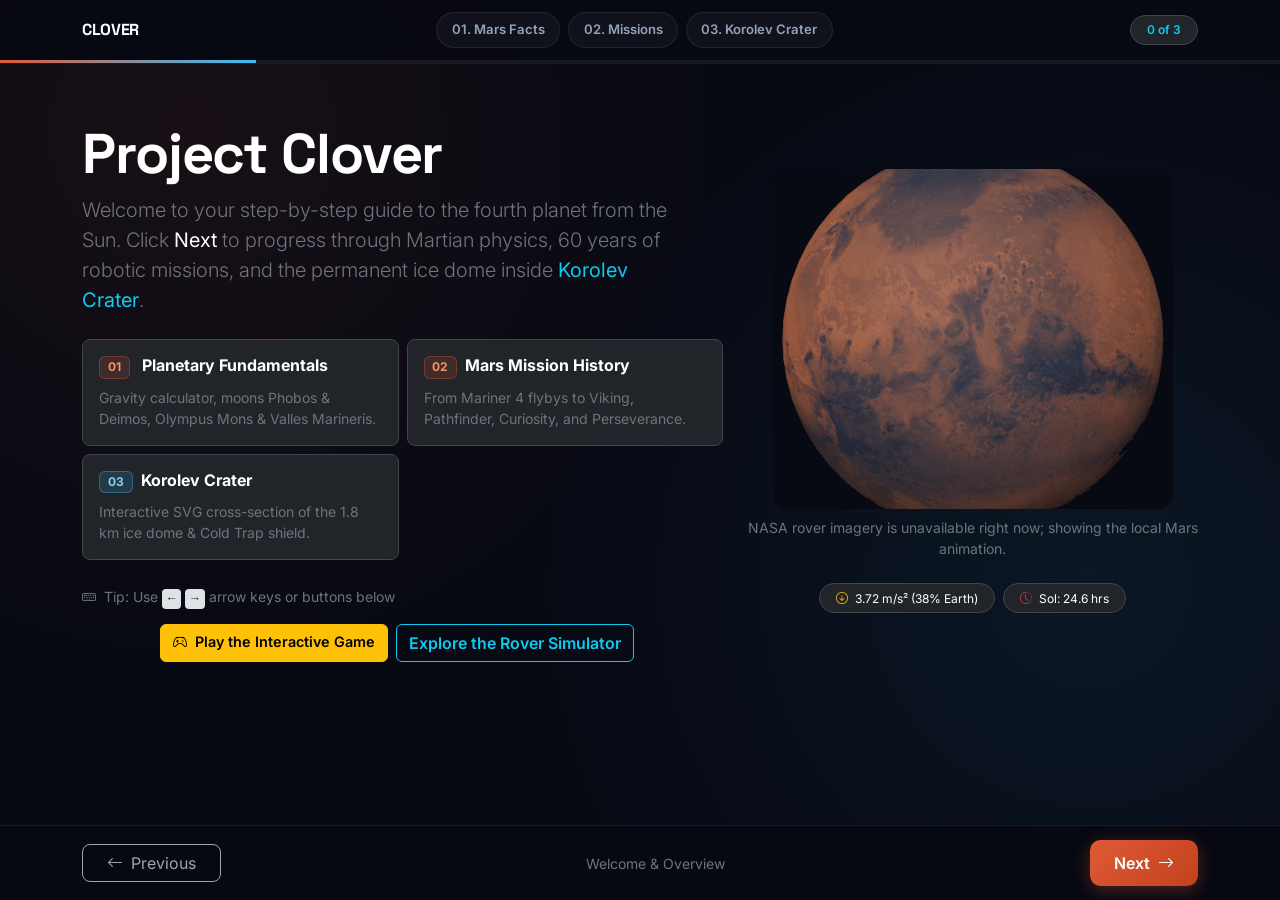
<file: index.html>
<!DOCTYPE html>
<html lang="en" data-bs-theme="dark">

<head>
    <meta charset="UTF-8">
    <meta name="viewport" content="width=device-width, initial-scale=1.0">
    <title>Project Clover</title>

    <!-- Google Fonts: Inter & Space Grotesk -->
    <link rel="preconnect" href="https://fonts.googleapis.com">
    <link rel="preconnect" href="https://fonts.gstatic.com" crossorigin>
    <link
        href="https://fonts.googleapis.com/css2?family=Inter:wght@300;400;500;600;700&family=Space+Grotesk:wght@600;700&display=swap"
        rel="stylesheet">

    <!-- Bootstrap 5.3 CSS/icons CDN -->
    <link href="https://cdn.jsdelivr.net/npm/bootstrap@5.3.3/dist/css/bootstrap.min.css" rel="stylesheet"
        integrity="sha384-QWTKZyjpPEjISv5WaRU9OFeRpok6YctnYmDr5pNlyT2bRjXh0JMhjY6hW+ALEwIH" crossorigin="anonymous">
    <link rel="stylesheet" href="https://cdn.jsdelivr.net/npm/bootstrap-icons@1.11.3/font/bootstrap-icons.min.css">

    <link rel="stylesheet" href="tutorial/style.css">
</head>

<body>
    <video src="https://svgapp.ai/_astro/otter-skateboard-transparent.D9ELGXsj.webm"
        aria-label="Otter - Skateboard - animation from svgapp.ai" autoplay loop muted playsinline preload="metadata"
        class="xxxxx"></video>

    <!-- Top Sticky Header with Stepper Pills & Progress Bar -->
    <header class="navbar-space sticky-top">
        <div class="container py-2">
            <div class="d-flex flex-wrap align-items-center justify-content-between gap-2">
                <!-- Brand -->
                <a class="navbar-brand d-flex align-items-center gap-2 brand-font fw-bold text-white text-decoration-none"
                    href="#" data-bs-target="#tutorialCarousel" data-bs-slide-to="0">
                    <span>CLOVER</span>
                </a>

                <!-- Clickable Stepper Pills (Scrollable on mobile) -->
                <div class="d-flex align-items-center gap-2 overflow-auto py-1" id="stepperPills" role="tablist"
                    aria-label="Tutorial Steps">
                    <button type="button" class="step-pill active" data-step="0" hidden>01. Intro</button>
                    <button type="button" class="step-pill" data-step="1">01. Mars Facts</button>
                    <button type="button" class="step-pill" data-step="2">02. Missions</button>
                    <button type="button" class="step-pill" data-step="3">03. Korolev Crater</button>
                </div>

                <!-- Step Counter Badge -->
                <span class="badge rounded-pill bg-dark border border-secondary-subtle px-3 py-2 text-info fw-semibold"
                    id="topStepCounter">
                    0 of 3
                </span>
            </div>
        </div>
        <!-- Sleek Progress Bar -->
        <div class="progress rounded-0" style="height: 3px; background: rgba(255,255,255,0.06);">
            <div id="tutorialProgressBar" class="progress-bar" role="progressbar"
                style="width: 20%; background: linear-gradient(90deg, #e05a36, #38bdf8); transition: width 0.4s ease;"
                aria-valuenow="20" aria-valuemin="0" aria-valuemax="100"></div>
        </div>
    </header>

    <!-- Main Interactive Carousel Deck -->
    <main class="tutorial-stage">
        <div id="tutorialCarousel" class="carousel slide" data-bs-interval="false" data-bs-wrap="false"
            data-bs-touch="true">
            <div class="carousel-inner">

                <!-- =========================================================
                     SLIDE 1: WELCOME / HERO OVERVIEW
                ========================================================== -->
                <div class="carousel-item active">
                    <div class="container py-3 py-lg-4">
                        <div class="row align-items-center gy-5">
                            <div class="col-lg-7">
                                <h1 class="display-4 fw-bold text-white">Project Clover</h1>
                                <p class="lead text-secondary mb-4" style="max-width: 610px;">
                                    Welcome to your step-by-step guide to the fourth planet from the Sun. Click <strong
                                        class="text-white">Next</strong> to progress through Martian physics, 60 years
                                    of robotic missions, and the permanent ice dome inside <strong
                                        class="text-info">Korolev Crater</strong>.
                                </p>

                                <!-- Quick Overview Roadmap Cards -->
                                <div class="row g-2 mb-4">
                                    <div class="col-sm-6">
                                        <div class="p-3 rounded-3 bg-dark border border-secondary-subtle h-100">
                                            <h6 class="text-white fw-bold mb-1"><span
                                                    class="badge badge-mars mb-1">01</span> &nbsp; Planetary
                                                Fundamentals</h6>
                                            <p class="small text-secondary mb-0">Gravity calculator, moons Phobos &amp;
                                                Deimos, Olympus Mons &amp; Valles Marineris.</p>
                                        </div>
                                    </div>
                                    <div class="col-sm-6">
                                        <div class="p-3 rounded-3 bg-dark border border-secondary-subtle h-100">

                                            <h6 class="text-white fw-bold mb-1"><span
                                                    class="badge badge-mars mb-1">02</span> &nbsp;Mars Mission History
                                            </h6>
                                            <p class="small text-secondary mb-0">From Mariner 4 flybys to Viking,
                                                Pathfinder, Curiosity, and Perseverance.</p>
                                        </div>
                                    </div>
                                    <div class="col-sm-6">
                                        <div class="p-3 rounded-3 bg-dark border border-secondary-subtle h-100">

                                            <h6 class="text-white fw-bold mb-1"> <span
                                                    class="badge badge-ice mb-1">03</span> &nbsp;Korolev Crater</h6>
                                            <p class="small text-secondary mb-0">Interactive SVG cross-section of the
                                                1.8 km ice dome &amp; Cold Trap shield.</p>
                                        </div>
                                    </div>
                                </div>

                                <span class="small text-secondary">
                                    <i class="bi bi-keyboard me-1"></i> Tip: Use <kbd>←</kbd> <kbd>→</kbd> arrow keys or
                                    buttons below
                                </span>
                                <div class="mt-3 ms-2 d-flex flex-wrap gap-2">
                                    <a class="btn btn-warning fw-semibold nepal" href="game/game.html">
                                        <i class="bi bi-controller me-1" aria-hidden="true"></i> Play the Interactive Game
                                    </a>
                                    <a class="btn btn-outline-info fw-semibold" href="main.html">Explore the Rover Simulator</a>
                                </div>
                            </div>

                            <div class="col-lg-5 text-center">
                                <img id="marsRoverImage" src="tutorial/Mars_360_animation.gif"
                                    alt="Rotating Mars animation shown while NASA rover imagery loads"
                                    class="mars-rover-image">
                                <p id="marsRoverImageCaption" class="small text-secondary mt-2 mb-0"
                                    aria-live="polite">Loading the latest available NASA rover image…</p>
                                <div class="d-flex justify-content-center flex-wrap gap-2 mt-4">
                                    <span
                                        class="badge rounded-pill bg-dark border border-secondary-subtle px-3 py-2 fw-normal">
                                        <i class="bi bi-arrow-down-circle text-warning me-1"></i> 3.72 m/s² (38% Earth)
                                    </span>
                                    <span
                                        class="badge rounded-pill bg-dark border border-secondary-subtle px-3 py-2 fw-normal">
                                        <i class="bi bi-clock-history text-danger me-1"></i> Sol: 24.6 hrs
                                    </span>
                                </div>
                            </div>
                        </div>
                    </div>
                </div>

                <!-- =========================================================
                     SLIDE 2: MODULE 1 — MARS INTRODUCTION & PLANETARY FACTS
                ========================================================== -->
                <div class="carousel-item">
                    <div class="container">
                        <div class="mb-4">
                            <div class="module-badge badge-mars mb-2">Planetary Fundamentals</div>
                            <h2 class="h2 fw-bold text-white mb-1">Understanding the Red Planet</h2>
                            <p class="text-secondary mb-0">
                                Mars is a dusty, cold desert world with a thin CO₂ atmosphere, two asteroid-like moons,
                                and the largest geological landmarks in our solar system.
                            </p>
                        </div>

                        <div class="row g-4">
                            <!-- Interactive Gravity Calculator Card -->
                            <div class="col-lg-5">
                                <div class="space-card p-4 h-100 d-flex flex-column justify-content-between"
                                    style="border-color: rgba(245, 158, 11, 0.35);">
                                    <div>
                                        <div class="d-flex align-items-center justify-content-between mb-3">
                                            <span class="badge bg-warning text-dark fw-semibold">Interactive Lab</span>
                                            <i class="bi bi-calculator fs-4 text-warning"></i>
                                        </div>
                                        <h4 class="text-white fw-bold mb-2">Your Weight on Mars</h4>
                                        <p class="small text-secondary mb-3">
                                            Surface gravity on Mars is <strong>3.72 m/s²</strong> (about <strong>38% of
                                                Earth's</strong>). Adjust your Earth weight below to calculate your
                                            Martian weight.
                                        </p>

                                        <div class="mb-3">
                                            <label for="earthWeightInput"
                                                class="form-label small text-uppercase text-secondary fw-semibold">
                                                Earth Weight (<span id="unitLabel">KG</span>)
                                            </label>
                                            <div class="input-group mb-2">
                                                <input type="number" id="earthWeightInput"
                                                    class="form-control bg-dark text-white border-secondary" value="62"
                                                    min="1" max="2000">
                                            </div>
                                            <input type="range" class="form-range" id="earthWeightSlider" min="20"
                                                max="100" value="62">
                                        </div>
                                    </div>

                                    <div class="p-3 rounded-3 mt-2"
                                        style="background: rgba(224, 90, 54, 0.12); border: 1px solid rgba(224, 90, 54, 0.3);">
                                        <div class="row text-center">
                                            <div class="col-6 border-end border-secondary-subtle">
                                                <span class="d-block small text-secondary">Mars Weight</span>
                                                <span class="fs-2 fw-bold text-white" id="marsWeightOutput">23.5</span>
                                                <span class="small text-warning fw-semibold"
                                                    id="marsUnitOutput">KG</span>
                                            </div>
                                            <div class="col-6">
                                                <span class="d-block small text-secondary">Jump Height</span>
                                                <span class="fs-2 fw-bold text-info">~2.6x</span>
                                                <span class="small text-secondary d-block">higher than Earth</span>
                                            </div>
                                        </div>
                                    </div>
                                </div>
                            </div>

                            <!-- Core Planetary Metrics Grid -->
                            <div class="col-lg-7">
                                <div class="row g-3 h-100">
                                    <div class="col-md-6">
                                        <div class="space-card p-3 h-100">
                                            <div class="text-warning fs-4 mb-1"><i
                                                    class="bi bi-arrows-angle-expand"></i></div>
                                            <h6 class="text-white fw-bold">Size &amp; Distance</h6>
                                            <p class="small text-secondary mb-1">
                                                Radius of <strong>2,106 mi (3,390 km)</strong>—half Earth's size. Orbits
                                                at <strong>142M mi (1.5 AU)</strong>; sunlight takes <strong>13
                                                    mins</strong> to arrive.
                                            </p>
                                            <p class="small text-info mb-0">
                                                <i class="bi bi-lightbulb me-1"></i> Dry land area equals nearly all of
                                                Earth's continents!
                                            </p>
                                        </div>
                                    </div>

                                    <div class="col-md-6">
                                        <div class="space-card p-3 h-100">
                                            <div class="text-danger fs-4 mb-1"><i class="bi bi-arrow-repeat"></i></div>
                                            <h6 class="text-white fw-bold">Orbit, Sols &amp; Tilt</h6>
                                            <p class="small text-secondary mb-1">
                                                1 Martian day (<strong>sol</strong>) = <strong>24.6 hrs</strong>. 1 year
                                                = <strong>687 Earth days</strong> (669.6 sols).
                                            </p>
                                            <p class="small text-info mb-0">
                                                <i class="bi bi-lightbulb me-1"></i> <strong>25° axial tilt</strong>
                                                &amp; elliptical orbit create unequal seasons (142–194 sols).
                                            </p>
                                        </div>
                                    </div>

                                    <div class="col-md-6">
                                        <div class="space-card p-3 h-100">
                                            <div class="text-warning fs-4 mb-1"><i class="bi bi-triangle-fill"></i>
                                            </div>
                                            <h6 class="text-white fw-bold">Extreme Topography</h6>
                                            <p class="small text-secondary mb-1">
                                                <strong>Olympus Mons:</strong> Tallest volcano in the solar system at
                                                <strong>25 mi (40 km)</strong> high (Arizona-sized base).
                                            </p>
                                            <p class="small text-info mb-0">
                                                <strong>Valles Marineris:</strong> 2,400 mi long canyon—10× longer than
                                                the Grand Canyon.
                                            </p>
                                        </div>
                                    </div>

                                    <div class="col-md-6">
                                        <div class="space-card p-3 h-100">
                                            <div class="text-danger fs-4 mb-1"><i class="bi bi-moon-stars-fill"></i>
                                            </div>
                                            <h6 class="text-white fw-bold">Two Moons: Phobos &amp; Deimos</h6>
                                            <p class="small text-secondary mb-1">
                                                Potato-shaped captured asteroids named after Ares's chariot horses.
                                            </p>
                                            <p class="small text-info mb-0">
                                                <i class="bi bi-lightbulb me-1"></i> <strong>Phobos</strong> is
                                                spiraling inward and may form a ring in ~50M years.
                                            </p>
                                        </div>
                                    </div>
                                </div>
                            </div>
                        </div>
                    </div>
                </div>

                <!-- =========================================================
                     SLIDE 3: MODULE 2 — MARS MISSION HISTORY
                ========================================================== -->
                <div class="carousel-item">
                    <div class="container">
                        <div class="text-center mb-4">
                            <div class="module-badge badge-mars mb-2">02: Exploration Timeline</div>
                            <h2 class="h2 fw-bold text-white">60 Years of Mars Missions</h2>
                            <p class="text-secondary mx-auto mb-0" style="max-width: 660px;">
                                Switch between exploration eras below to trace humanity's progression from early flybys
                                to nuclear-powered roving laboratories and international orbiters.
                            </p>
                        </div>

                        <!-- Interactive Bootstrap Pills Stepper -->
                        <ul class="nav nav-pills nav-pills-mars justify-content-center mb-4" id="missionTabs"
                            role="tablist">
                            <li class="nav-item" role="presentation">
                                <button class="nav-link active fw-semibold" id="era1-tab" data-bs-toggle="pill"
                                    data-bs-target="#era1" type="button" role="tab" aria-controls="era1"
                                    aria-selected="true">
                                    <span class="badge bg-secondary me-2">Era 1</span> 1960s: The Flyby Era
                                </button>
                            </li>
                            <li class="nav-item" role="presentation">
                                <button class="nav-link fw-semibold" id="era2-tab" data-bs-toggle="pill"
                                    data-bs-target="#era2" type="button" role="tab" aria-controls="era2"
                                    aria-selected="false">
                                    <span class="badge bg-secondary me-2">Era 2</span> 1970s–1990s: Orbiters &amp;
                                    Landers
                                </button>
                            </li>
                            <li class="nav-item" role="presentation">
                                <button class="nav-link fw-semibold" id="era3-tab" data-bs-toggle="pill"
                                    data-bs-target="#era3" type="button" role="tab" aria-controls="era3"
                                    aria-selected="false">
                                    <span class="badge bg-secondary me-2">Era 3</span> 2000s–Present: Astrobiology Fleet
                                </button>
                            </li>
                        </ul>

                        <div class="tab-content" id="missionTabsContent">
                            <!-- Era 1 Content -->
                            <div class="tab-pane fade show active" id="era1" role="tabpanel" aria-labelledby="era1-tab">
                                <div class="row g-4 justify-content-center">
                                    <div class="col-md-6">
                                        <div class="space-card p-4 h-100">
                                            <div class="d-flex justify-content-between align-items-center mb-3">
                                                <span class="badge badge-mars">July 1965 • NASA</span>
                                                <span class="text-secondary small">First Successful Flyby</span>
                                            </div>
                                            <h4 class="text-white fw-bold">Mariner 4</h4>
                                            <p class="text-secondary small">
                                                Following early Soviet Mars probe attempts, NASA's Mariner 4 executed
                                                the first successful flyby of Mars, capturing 22 close-up television
                                                images of the cratered surface.
                                            </p>
                                            <div class="p-3 rounded-3 bg-dark border border-secondary-subtle small">
                                                <strong class="text-warning">Key Breakthrough:</strong> Revealed an
                                                ancient cratered terrain and ultra-thin atmosphere, dispelling
                                                19th-century myths of Martian "canals."
                                            </div>
                                        </div>
                                    </div>
                                    <div class="col-md-6">
                                        <div class="space-card p-4 h-100">
                                            <div class="d-flex justify-content-between align-items-center mb-3">
                                                <span class="badge badge-mars">1969 • NASA</span>
                                                <span class="text-secondary small">Dual Flyby Mapping</span>
                                            </div>
                                            <h4 class="text-white fw-bold">Mariner 6 &amp; Mariner 7</h4>
                                            <p class="text-secondary small">
                                                Twin spacecraft flew over the Martian equator and south polar cap, using
                                                infrared and ultraviolet spectrometers to analyze atmospheric
                                                composition and surface temperatures.
                                            </p>
                                            <div class="p-3 rounded-3 bg-dark border border-secondary-subtle small">
                                                <strong class="text-warning">Key Breakthrough:</strong> Confirmed the
                                                Martian atmosphere is predominantly carbon dioxide (CO₂) and measured
                                                frozen polar cap temperatures.
                                            </div>
                                        </div>
                                    </div>
                                </div>
                            </div>

                            <!-- Era 2 Content -->
                            <div class="tab-pane fade" id="era2" role="tabpanel" aria-labelledby="era2-tab">
                                <div class="row g-4">
                                    <div class="col-md-4">
                                        <div class="space-card p-4 h-100">
                                            <span class="badge badge-mars mb-2">1971 • First Planetary Orbiter</span>
                                            <h4 class="text-white fw-bold">Mariner 9</h4>
                                            <p class="small text-secondary mb-0">
                                                Became the first spacecraft to orbit another planet. Arriving during a
                                                global dust storm, it waited out the dust to map 85% of Mars—discovering
                                                Olympus Mons and Valles Marineris.
                                            </p>
                                        </div>
                                    </div>
                                    <div class="col-md-4">
                                        <div class="space-card p-4 h-100">
                                            <span class="badge badge-mars mb-2">1976 • Surface Landers</span>
                                            <h4 class="text-white fw-bold">Viking 1 &amp; Viking 2</h4>
                                            <p class="small text-secondary mb-0">
                                                Twin orbiter-lander pairs. Viking 1 captured the first high-resolution
                                                color panoramas from the Martian surface and ran automated biological
                                                soil experiments.
                                            </p>
                                        </div>
                                    </div>
                                    <div class="col-md-4">
                                        <div class="space-card p-4 h-100">
                                            <span class="badge badge-mars mb-2">1997 • First Mars Rover</span>
                                            <h4 class="text-white fw-bold">Pathfinder &amp; Sojourner</h4>
                                            <p class="small text-secondary mb-0">
                                                Bounced onto Mars inside giant airbags and deployed <em>Sojourner</em>—a
                                                microwave-sized, 6-wheeled rover that proved mobile robotics could
                                                navigate alien terrain.
                                            </p>
                                        </div>
                                    </div>
                                </div>
                            </div>

                            <!-- Era 3 Content -->
                            <div class="tab-pane fade" id="era3" role="tabpanel" aria-labelledby="era3-tab">
                                <div class="row g-4">
                                    <div class="col-md-4">
                                        <div class="space-card p-4 h-100">
                                            <span class="badge badge-mars mb-2">2004 • Water Detectives</span>
                                            <h4 class="text-white fw-bold">Spirit &amp; Opportunity</h4>
                                            <p class="small text-secondary mb-0">
                                                Twin robotic geologists built for 90-sol missions that lasted years
                                                (Opportunity ran nearly 15 years!), proving liquid water once flowed
                                                across ancient Mars.
                                            </p>
                                        </div>
                                    </div>
                                    <div class="col-md-4">
                                        <div class="space-card p-4 h-100">
                                            <span class="badge badge-mars mb-2">2012 &amp; 2021 • Nuclear Labs</span>
                                            <h4 class="text-white fw-bold">Curiosity &amp; Perseverance</h4>
                                            <p class="small text-secondary mb-0">
                                                Car-sized rovers lowered by Sky Crane. Curiosity confirmed a habitable
                                                ancient lake in Gale Crater; Perseverance caches biosignature cores and
                                                flew the <em>Ingenuity</em> helicopter.
                                            </p>
                                        </div>
                                    </div>
                                    <div class="col-md-4">
                                        <div class="space-card p-4 h-100">
                                            <span class="badge badge-ice mb-2">Global Fleet • International</span>
                                            <h4 class="text-white fw-bold">Hope, Mangalyaan &amp; Tianwen-1</h4>
                                            <p class="small text-secondary mb-0">
                                                ESA's <em>Mars Express</em> mapped Korolev Crater in 3D, joined by
                                                India's <em>Mangalyaan</em>, the UAE's <em>Hope</em> orbiter, and
                                                China's <em>Tianwen-1</em> orbiter and <em>Zhurong</em> rover.
                                            </p>
                                        </div>
                                    </div>
                                </div>
                            </div>
                        </div>
                    </div>
                </div>

                <!-- =========================================================
                     SLIDE 4: MODULE 3 — ANATOMY OF KOROLEV CRATER
                ========================================================== -->
                <div class="carousel-item">
                    <div class="container">
                        <div class="mb-3">
                            <div class="module-badge badge-ice mb-2">03: Geological Deep Dive</div>
                            <h2 class="h2 fw-bold text-white mb-1">Anatomy of <span
                                    style="color: var(--korolev-ice);">Korolev Crater</span></h2>
                            <p class="text-secondary small mb-0">
                                Located at <strong style="font-size: 1rem;">(72.08-73.45)°N, (162.27-166.90)°E</strong>
                                in the northern
                                lowlands and named after Soviet rocket engineer <strong style="font-size: 1rem;">Sergei
                                    Korolev</strong>, this basin holds a permanent 1.8 km dome of water ice.
                            </p>
                        </div>

                        <!-- Key Korolev Stat Cards -->
                        <div class="row g-2 mb-3">
                            <div class="col-6 col-md-3">
                                <div class="space-card space-card-ice p-2 px-3 text-center h-100">
                                    <span class="small text-secondary d-block">Crater Diameter</span>
                                    <span class="fs-4 fw-bold text-white">81.4 km</span>
                                    <span class="small text-info d-block">50.6 miles wide</span>
                                </div>
                            </div>
                            <div class="col-6 col-md-3">
                                <div class="space-card space-card-ice p-2 px-3 text-center h-100">
                                    <span class="small text-secondary d-block">Central Ice Thickness</span>
                                    <span class="fs-4 fw-bold text-info">1.8 km</span>
                                    <span class="small text-secondary d-block">1.1 miles deep year-round</span>
                                </div>
                            </div>
                            <div class="col-6 col-md-3">
                                <div class="space-card space-card-ice p-2 px-3 text-center h-100">
                                    <span class="small text-secondary d-block">Estimated Ice Volume</span>
                                    <span class="fs-4 fw-bold text-white">~2,200 km³</span>
                                    <span class="small text-info d-block">530 cubic miles of ice</span>
                                </div>
                            </div>
                            <div class="col-6 col-md-3">
                                <div class="space-card space-card-ice p-2 px-3 text-center h-100">
                                    <span class="small text-secondary d-block">Rim Elevation</span>
                                    <span class="fs-4 fw-bold text-warning">~2.0 km</span>
                                    <span class="small text-secondary d-block">Above surrounding basin</span>
                                </div>
                            </div>
                            <div class="container space-card my-4">
                                <div class="row">
                                    <div class="col-md-6 p-4">
                                        <p class="">
                                            <strong>Korolev</strong> Crater is an 82 km-wide impact crater near Mars'
                                            north pole. It contains a massive deposit of water ice that remains frozen
                                            year-round due to a layer of cold air above it. This makes it valuable for
                                            studying Martian water resources and future human exploration.

                                            <br><br>
                                            <strong>Formation:</strong> Korolev Crater was formed billions of years ago
                                            when a large asteroid
                                            struck the surface of Mars, creating an impact basin approximately 82 km
                                            wide.

                                            <br><br>
                                            <strong>potential Use:</strong> Its massive water ice deposits could provide
                                            drinking water,
                                            oxygen, and rocket fuel for future Mars missions. It may also support
                                            scientific
                                            research and serve as a potential base for human exploration.
                                        </p>
                                    </div>
                                    <div class="col-md-6 d-flex justify-content-center align-items-center">
                                        <a href="./main.html" class="smooth-link">
                                            <img src="./tutorial/plan_view.png"
                                                class="border rounded-3 Central zoom-image" width="300" alt="Korolev">
                                        </a>
                                    </div>
                                </div>
                            </div>
                        </div>

                    </div>
                </div>

            </div>
        </div>
    </main>

    <!-- Bottom Sticky Tutorial Control Bar ("Previous / Next Step") -->
    <nav class="bottom-control-bar" aria-label="Tutorial Slide Controls">
        <div class="container">
            <div class="d-flex align-items-center justify-content-between gap-3">
                <button type="button" class="btn btn-outline-light px-3 px-md-4 rounded-3" id="prevSlideBtn" disabled>
                    <i class="bi bi-arrow-left me-1"></i> Previous
                </button>
                <div class="text-center d-none sm-block d-sm-block">
                    <span class="small text-secondary d-block" id="bottomSlideTitle">Welcome &amp; Overview</span>
                </div>
                <button type="button" class="btn btn-mars px-3 px-md-4" id="nextSlideBtn">
                    Next <i class="bi bi-arrow-right ms-1"></i>
                </button>
            </div>
        </div>
    </nav>


    <!-- Bootstrap js 5.3-->
    <script src="https://cdn.jsdelivr.net/npm/bootstrap@5.3.3/dist/js/bootstrap.bundle.min.js"
        integrity="sha384-YvpcrYf0tY3lHB60NNkmXc5s9fDVZLESaAA55NDzOxhy9GkcIdslK1eN7N6jIeHz"
        crossorigin="anonymous"></script>
    <script src="tutorial/script.js"></script>

</body>

</html>
</file>
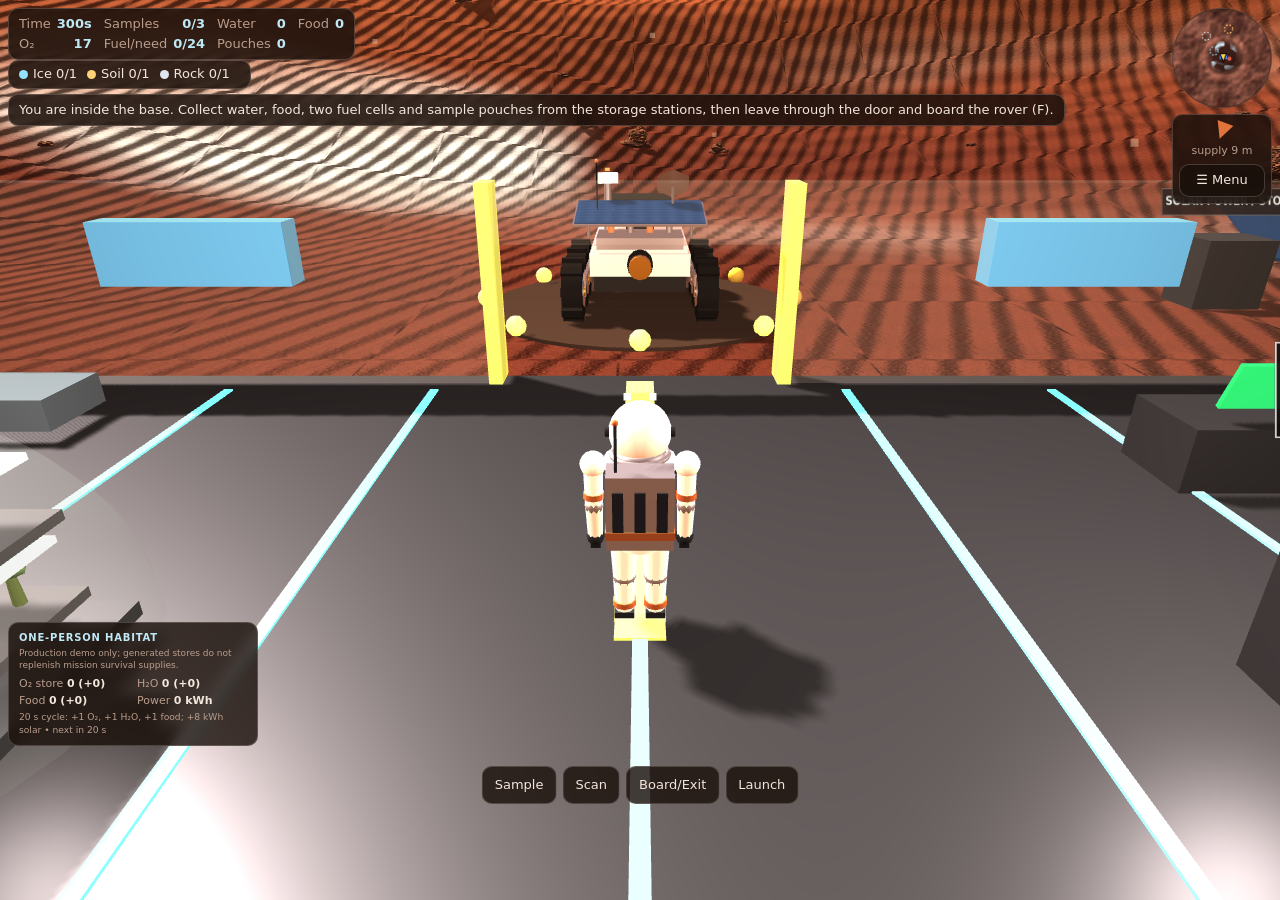
<file: game/game.html>
<!DOCTYPE html>
<html lang="en">

<head>
    <meta charset="utf-8">
    <meta name="viewport" content="width=device-width,initial-scale=1,viewport-fit=cover">
    <title>Project Clover</title>

    <link rel="stylesheet" href="style.css">

</head>

<body>
    <canvas id="c">
    </canvas>
    <div class="p" id="hud">
        <div>
            <span>Time</span>
            <b id="hTime">-</b>
        </div>
        <div>
            <span>Samples</span>
            <b id="hSamples">-</b>
        </div>
        <div>
            <span>Water</span>
            <b id="hWater">-</b>
        </div>
        <div>
            <span>Food</span>
            <b id="hFood">-</b>
        </div>
        <div>
            <span>O₂</span>
            <b id="hOxygen">-</b>
        </div>
        <div>
            <span>Fuel/need</span>
            <b id="hFuel">-</b>
        </div>
        <div>
            <span>Pouches</span>
            <b id="hPouch">-</b>
        </div>
    </div>
    <div class="p" id="quota">
    </div>
    <div class="p" id="lifeSupport" aria-label="Habitat production and stores">
        <strong>ONE-PERSON HABITAT</strong>
        <small class="support-note">Production demo only; generated stores do not replenish mission survival supplies.</small>
        <div id="supportReadout"></div>
        <small id="supportCycle"></small>
    </div>
    <div class="p" id="msg">Loading…</div>
    <div class="p" id="prog">
        <span id="progT">
        </span>
        <i>
            <b id="progB">
            </b>
        </i>
    </div>
    <canvas class="p" id="mini" width="120" height="120">
    </canvas>
    <div class="p" id="side">
        <div id="arrow">▲</div>
        <span id="dist">-</span>
        <button id="menuBtn">☰ Menu</button>
    </div>
    <div class="p" id="menu">
        <select id="levelSel" aria-label="Level">
        </select>
        <button id="startBtn">Start level</button>
        <button id="resetBtn">Reset progress</button>
        <small>WASD or arrows: drive/walk. Space: jump (on foot). Shift: boost. Drag: look around. E: sample (on foot, stand still).
            Q: scan. F: board or exit the rover. Return the rover to the launch pad and press C to launch. Levels unlock one by one.</small>
        <nav class="page-nav" aria-label="Related pages">
            <a href="../main.html">Open the Rover Simulator</a>
            <a href="../index.html">Mars Exploration Information</a>
        </nav>
    </div>
    <div class="p" id="acts">
        <button id="bE" aria-keyshortcuts="E">Sample</button>
        <button id="bQ" aria-keyshortcuts="Q">Scan</button>
        <button id="bV" aria-keyshortcuts="F">Board/Exit</button>
        <button id="bR" aria-keyshortcuts="C">Launch</button>
    </div>
    <div class="p" id="turn">
        <button class="big" data-k="a">◀</button>
        <button class="big" data-k="d">▶</button>
    </div>
    <div class="p" id="drive">
        <button class="big" data-k="w">▲</button>
        <button class="big" data-k="s">▼</button>
    </div>
    <div class="p" id="end">
        <h2 id="endT">
        </h2>
        <p id="endD">
        </p>
        <button id="endBtn">Play again</button>
    </div>
    <script src="3js.js"></script>
    <script src="script.js"></script>
</body>

</html>
</file>
<file: tutorial/style.css>
:root {
            --space-bg: rgb(7, 9, 19);
            --space-card: rgb(15, 20, 38, 0.1);
            --space-border: rgba(255, 255, 255, 0.08);
            --mars-primary: #e05a36;
            --mars-amber: #f59e0b;
            --mars-glow: rgba(224, 90, 54, 0.25);
            --korolev-ice: #38bdf8;
            --korolev-glow: rgba(56, 189, 248, 0.22);
        }

        html {
            scroll-behavior: smooth;
        }

        body {
            font-family: 'Inter', sans-serif;
            background-color: var(--space-bg);
            color: #e2e8f0;
            background-image:
                radial-gradient(circle at 15% 15%, rgba(224, 90, 54, 0.08) 0%, transparent 40%),
                radial-gradient(circle at 85% 65%, rgba(56, 189, 248, 0.08) 0%, transparent 45%);
            overflow-x: hidden;
            padding-bottom: 5.5rem;
            /* Space for sticky bottom control bar */
            min-height: 100vh;
            display: flex;
            flex-direction: column;
        }

        h1,
        h2,
        h3,
        h4,
        .brand-font {
            font-family: 'Space Grotesk', sans-serif;
            letter-spacing: -0.02em;
        }

        /* Navbar & Stepper Styling */
        .navbar-space {
            background: rgba(7, 9, 19, 0.92);
            backdrop-filter: blur(14px);
            border-bottom: 1px solid var(--space-border);
            z-index: 1030;
        }

        .step-pill {
            background: rgba(255, 255, 255, 0.04);
            border: 1px solid var(--space-border);
            color: #94a3b8;
            font-size: 0.82rem;
            font-weight: 600;
            padding: 0.45rem 0.9rem;
            border-radius: 50px;
            transition: all 0.2s ease;
            cursor: pointer;
            white-space: nowrap;
        }

        .step-pill:hover {
            color: #ffffff;
            border-color: rgba(255, 255, 255, 0.25);
            background: rgba(255, 255, 255, 0.08);
        }

        .step-pill.active {
            background: linear-gradient(135deg, rgba(224, 90, 54, 0.25), rgba(245, 158, 11, 0.18));
            border-color: var(--mars-primary);
            color: #ffffff;
            box-shadow: 0 0 15px rgba(224, 90, 54, 0.25);
        }

        .step-pill.completed:not(.active) {
            border-color: rgba(16, 185, 129, 0.45);
            color: #6ee7b7;
        }

        /* Carousel Slide Stage */
        .tutorial-stage {
            flex: 1;
            display: flex;
            align-items: stretch;
        }

        #tutorialCarousel {
            width: 100%;
        }

        .carousel-item {
            padding: 2rem 0 2.5rem;
            transition: transform 0.55s cubic-bezier(0.25, 0.8, 0.25, 1);
        }

        /* Bottom Sticky Navigation Bar */
        .bottom-control-bar {
            position: fixed;
            bottom: 0;
            left: 0;
            right: 0;
            background: rgba(7, 9, 19, 0.94);
            backdrop-filter: blur(14px);
            border-top: 1px solid var(--space-border);
            padding: 0.85rem 0;
            z-index: 1030;
        }

        /* Module Badges & Cards */
        .module-badge {
            display: inline-flex;
            align-items: center;
            gap: 0.45rem;
            padding: 0.35rem 0.85rem;
            border-radius: 50px;
            font-size: 0.8rem;
            font-weight: 600;
            text-transform: uppercase;
            letter-spacing: 0.06em;
        }

        .badge-mars {
            background: rgba(224, 90, 54, 0.15);
            color: #ff8c6b;
            border: 1px solid rgba(224, 90, 54, 0.35);
        }

        .badge-ice {
            background: rgba(56, 189, 248, 0.15);
            color: #7dd3fc;
            border: 1px solid rgba(56, 189, 248, 0.35);
        }

        .space-card {
            background-color: rgba(171, 223, 234, 0.1);
            border: 1px solid var(--space-border);
            border-radius: 1rem;
            transition: transform 0.25s ease, border-color 0.25s ease, box-shadow 0.25s ease;
        }

        .space-card:hover {
            transform: translateY(-4px);
            border-color: rgba(224, 90, 54, 0.4);
            box-shadow: 0 12px 30px rgba(0, 0, 0, 0.4);
        }

        .space-card-ice:hover {
            border-color: rgba(56, 189, 248, 0.45);
            box-shadow: 0 12px 30px rgba(56, 189, 248, 0.12);
        }

        /* Buttons */
        .btn-mars {
            background: linear-gradient(135deg, #e05a36 0%, #c2411d 100%);
            border: none;
            color: #fff;
            font-weight: 600;
            border-radius: 0.65rem;
            padding: 0.7rem 1.4rem;
            box-shadow: 0 4px 18px rgba(224, 90, 54, 0.35);
            transition: all 0.2s ease;
        }

        .btn-mars:hover {
            background: linear-gradient(135deg, #eb6946 0%, #d14822 100%);
            color: #fff;
            transform: translateY(-1px);
            box-shadow: 0 6px 22px rgba(224, 90, 54, 0.5);
        }

        .btn-ice {
            background: linear-gradient(135deg, #0284c7 0%, #0369a1 100%);
            border: none;
            color: #fff;
            font-weight: 600;
            border-radius: 0.65rem;
            box-shadow: 0 4px 15px rgba(56, 189, 248, 0.25);
        }

        .btn-ice:hover {
            background: linear-gradient(135deg, #0ea5e9 0%, #0284c7 100%);
            color: #fff;
        }

        /* Mission Era Pills */
        .nav-pills-mars .nav-link {
            background-color: var(--space-card);
            border: 1px solid var(--space-border);
            color: #94a3b8 !important;
            border-radius: 0.75rem;
            padding: 0.75rem 1.25rem;
            margin: 0.25rem;
        }

        .nav-pills-mars .nav-link.active {
            background: linear-gradient(135deg, rgba(224, 90, 54, 0.22), rgba(245, 158, 11, 0.15));
            border-color: var(--mars-primary);
            color: #ffffff !important;
        }

        /* Korolev Crater SVG Animations */
        .wind-arrow {
            stroke-dasharray: 10 6;
            animation: windFlow 1.8s linear infinite;
        }

        @keyframes windFlow {
            from {
                stroke-dashoffset: 32;
            }

            to {
                stroke-dashoffset: 0;
            }
        }

        .cold-blanket-pulse {
            animation: blanketPulse 3s ease-in-out infinite;
        }

        @keyframes blanketPulse {

            0%,
            100% {
                opacity: 0.55;
            }

            50% {
                opacity: 0.85;
            }
        }

        /* Quiz Styling */
        .quiz-option {
            background-color: rgba(255, 255, 255, 0.03);
            border: 1px solid var(--space-border);
            border-radius: 0.75rem;
            padding: 0.85rem 1.1rem;
            cursor: pointer;
            transition: all 0.2s ease;
            text-align: left;
            width: 100%;
            color: #e2e8f0;
        }

        .quiz-option:hover:not(:disabled) {
            background-color: rgba(255, 255, 255, 0.08);
            border-color: rgba(255, 255, 255, 0.25);
        }

        .quiz-option.correct {
            background-color: rgba(16, 185, 129, 0.18) !important;
            border-color: #10b981 !important;
            color: #6ee7b7 !important;
        }

        .quiz-option.incorrect {
            background-color: rgba(239, 68, 68, 0.18) !important;
            border-color: #ef4444 !important;
            color: #fca5a5 !important;
        }

        .xxxxx {
            position: fixed;
            bottom: -10px;
            left: -30px;
            width: 300px;
            height: auto;
            z-index: 9999;
            pointer-events: none;
            transform: scaleX(-1);
        }

@media (max-width: 768px) {
    .xxxxx {
        left: -25%;
    }
}

body {
    animation: none;
    filter: none;
}

body.fade-out {
    animation: fadeOut 0.6s ease forwards;
}
@keyframes fadeOut {
    from { opacity: 1; }
    to { opacity: 0; }
}

.nepal {
    margin-left: 70px;
    font-size: 0.9rem;
}

.mars-rover-image {
    width: 100%;
    max-width: 400px;
    height: 340px;
    object-fit: cover;
    border-radius: 1rem;
    background: #070913;
}

@media (max-width: 768px) {
    .mars-rover-image {
        height: clamp(220px, 72vw, 340px);
    }
}
</file>
<file: game/style.css>
:root {
  --bg: #1a100c;
  --panel: rgba(26,16,12,.82);
  --ink: #f3e6dc;
  --mute: #b99d8c;
  --line: rgba(243,230,220,.2);
  --accent: #e0743c;
  --ice: #bfe9f5;
  --bad: #e05a4a;
  color-scheme: dark;
  box-sizing: border-box;
  padding-top: env(safe-area-inset-top,0px);
  padding-bottom: env(safe-area-inset-bottom,0px);
}
html {
  scroll-padding-top: env(safe-area-inset-top,0px);
}
* {
  box-sizing: border-box;
}
html,body {
  height: 100%;
  margin: 0;
  background: var(--bg);
  color: var(--ink);
  font: 13px/1.4 system-ui,sans-serif;
  overflow: hidden;
  -webkit-user-select: none;
  user-select: none;
}
#c {
  position: fixed;
  inset: 0;
  width: 100%;
  height: 100%;
  display: block;
  touch-action: none;
}
.p {
  position: fixed;
  background: var(--panel);
  border: 1px solid var(--line);
  border-radius: 10px;
  -webkit-backdrop-filter: blur(6px);
  backdrop-filter: blur(6px);
}
#hud {
  left: 8px;
  top: calc(8px + env(safe-area-inset-top,0px));
  display: grid;
  grid-template-columns: repeat(4,auto);
  gap: 2px 12px;
  padding: 6px 10px;
}
#hud div {
  display: flex;
  gap: 6px;
  justify-content: space-between;
}
#hud span {
  color: var(--mute);
}
#hud b {
  color: var(--ice);
  font-weight: 600;
}
#msg {
  left: 8px;
  top: calc(94px + env(safe-area-inset-top,0px));
  max-width: calc(100% - 130px);
  padding: 6px 10px;
}
#quota {
  left: 8px;
  top: calc(60px + env(safe-area-inset-top,0px));
  padding: 4px 10px;
  max-width: calc(100% - 130px);
}
#quota span {
  display: inline-flex;
  align-items: center;
  gap: 5px;
  margin-right: 10px;
  white-space: nowrap;
}
#quota span::before {
  content: '';
  width: 9px;
  height: 9px;
  border-radius: 50%;
  background: var(--c);
}
#lifeSupport {
  left: 8px;
  bottom: calc(154px + env(safe-area-inset-bottom,0px));
  width: min(250px, calc(100vw - 16px));
  padding: 8px 10px;
  font-size: 11px;
}
#lifeSupport strong {
  display: block;
  color: var(--ice);
  font-size: 10px;
  letter-spacing: .08em;
}
.support-note {
  display: block;
  margin-top: 3px;
  color: var(--mute);
  font-size: 9px;
  line-height: 1.3;
}
#supportReadout {
  display: grid;
  grid-template-columns: 1fr 1fr;
  gap: 2px 8px;
  margin-top: 4px;
}
#supportReadout span {
  color: var(--mute);
}
#supportReadout b {
  color: var(--ink);
  font-weight: 600;
}
#supportCycle {
  display: block;
  margin-top: 3px;
  color: var(--mute);
}
#prog {
  left: 50%;
  transform: translateX(-50%);
  bottom: calc(150px + env(safe-area-inset-bottom,0px));
  padding: 8px 14px;
  display: none;
  min-width: 210px;
  text-align: center;
}
#prog i {
  display: block;
  height: 8px;
  border-radius: 5px;
  background: #120a07;
  margin-top: 6px;
  overflow: hidden;
}
#prog b {
  display: block;
  height: 100%;
  width: 0;
  background: var(--accent);
}
#mini {
  right: 8px;
  top: calc(8px + env(safe-area-inset-top,0px));
  width: 100px;
  height: 100px;
  border-radius: 50%;
}
#side {
  right: 8px;
  top: calc(114px + env(safe-area-inset-top,0px));
  width: 100px;
  padding: 6px;
  text-align: center;
}
#arrow {
  font-size: 22px;
  line-height: 1;
  color: var(--accent);
  transition: transform .08s;
}
#dist {
  display: block;
  font-size: 11px;
  color: var(--mute);
}
button,select {
  font: inherit;
  color: var(--ink);
  background: var(--panel);
  border: 1px solid var(--line);
  border-radius: 10px;
  padding: 9px 12px;
  cursor: pointer;
  touch-action: none;
}
button.on {
  background: var(--accent);
  border-color: var(--accent);
  color: #1a100c;
  font-weight: 600;
}
button:focus-visible,select:focus-visible {
  outline: 2px solid var(--ice);
  outline-offset: 2px;
}
#menuBtn {
  width: 100%;
  margin-top: 6px;
  padding: 6px;
}
#menu {
  display: none;
  right: 8px;
  top: calc(208px + env(safe-area-inset-top,0px));
  width: 210px;
  padding: 10px;
  flex-direction: column;
  gap: 6px;
}
#menu.open {
  display: flex;
}
#menu small {
  color: var(--mute);
  line-height: 1.35;
}
.page-nav {
  display: grid;
  gap: 5px;
  padding-top: 7px;
  border-top: 1px solid var(--line);
}
.page-nav a {
  display: block;
  padding: 6px 8px;
  border-radius: 7px;
  color: var(--ice);
  text-decoration: none;
}
.page-nav a:hover,
.page-nav a:focus-visible {
  background: rgba(191, 233, 245, .12);
  text-decoration: underline;
}
.page-nav a:focus-visible {
  outline: 2px solid var(--ice);
  outline-offset: 2px;
}
#acts {
  left: 50%;
  transform: translateX(-50%);
  bottom: calc(96px + env(safe-area-inset-bottom,0px));
  display: flex;
  gap: 6px;
  background: none;
  border: 0;
  backdrop-filter: none;
}
#turn {
  left: 10px;
  bottom: calc(14px + env(safe-area-inset-bottom,0px));
  display: flex;
  gap: 6px;
  background: none;
  border: 0;
  backdrop-filter: none;
}
#drive {
  right: 10px;
  bottom: calc(14px + env(safe-area-inset-bottom,0px));
  display: flex;
  flex-direction: column;
  gap: 6px;
  background: none;
  border: 0;
  backdrop-filter: none;
}
.big {
  width: 64px;
  height: 64px;
  font-size: 22px;
  padding: 0;
}
@media(pointer:fine) {
  #turn,#drive {
    display: none;
  }
  @media(max-width:520px) {
    #lifeSupport {
      bottom: calc(166px + env(safe-area-inset-bottom,0px));
      width: 190px;
    }
    #hud {
      width: calc(100vw - 124px);
      grid-template-columns: repeat(2,auto);
      gap: 2px 8px;
    }
    #quota {
      top: calc(112px + env(safe-area-inset-top,0px));
    }
    #msg {
      top: calc(146px + env(safe-area-inset-top,0px));
    }
  }
}
#end {
  left: 50%;
  top: 40%;
  transform: translate(-50%,-50%);
  padding: 18px 24px;
  text-align: center;
  display: none;
}
#end h2 {
  margin: 0 0 4px;
  color: var(--accent);
}
#end p {
  margin: 0 0 10px;
  color: var(--mute);
}
</file>
